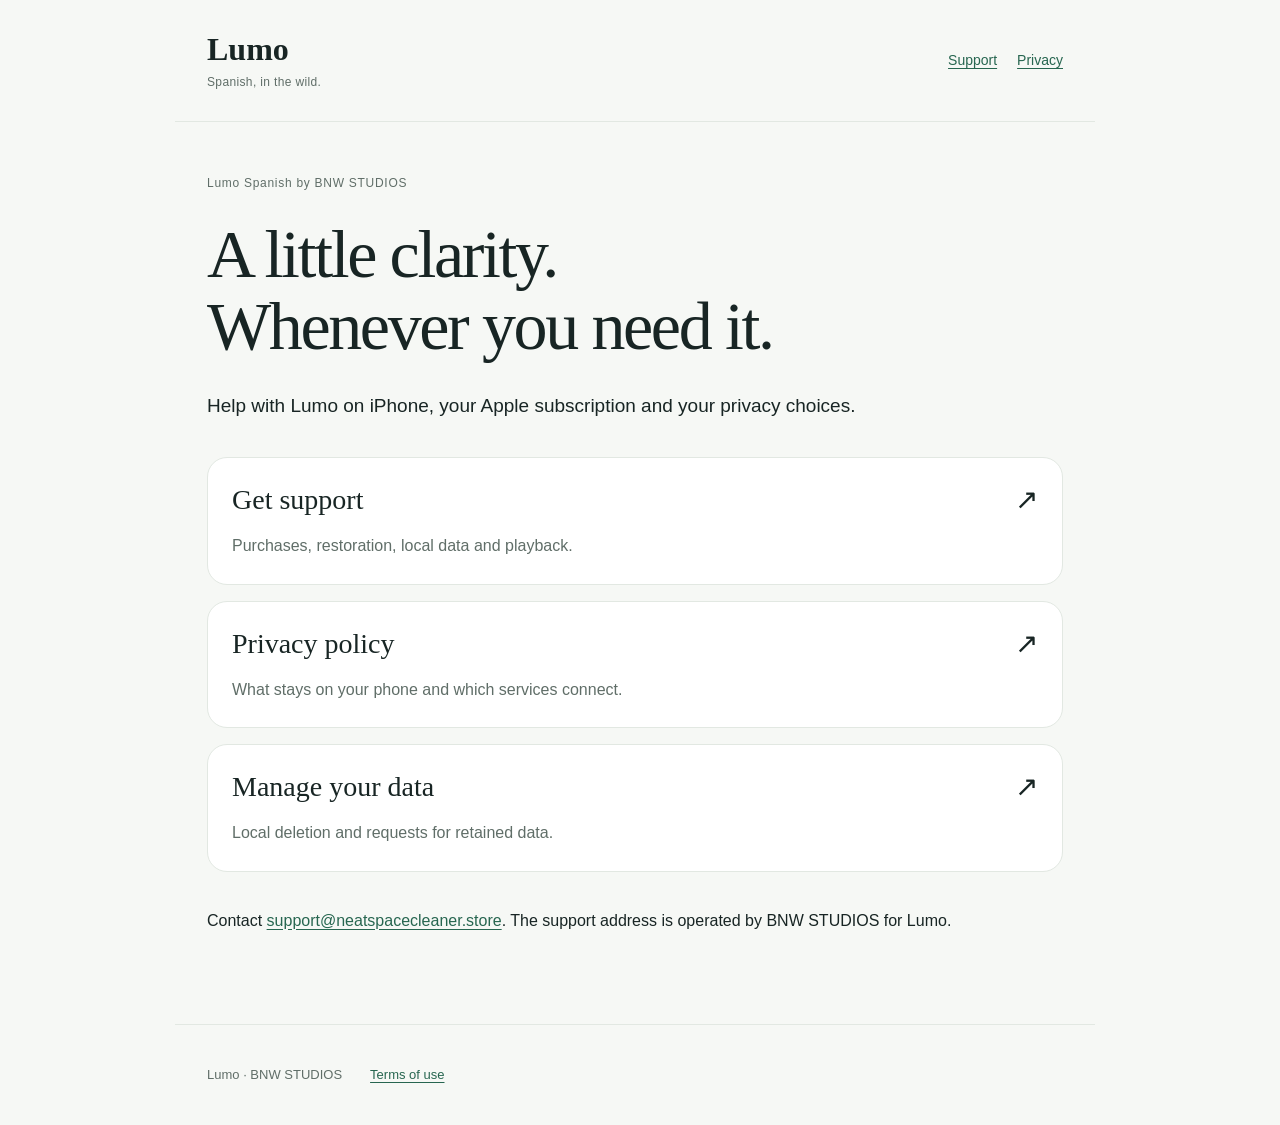
<file: index.html>
<!doctype html>
<html lang="en">
  <head>
    <meta charset="utf-8" />
    <meta name="viewport" content="width=device-width, initial-scale=1" />
    <meta
      name="description"
      content="Privacy, subscription help and support for Lumo Spanish by BNW STUDIOS."
    />
    <title>Lumo Spanish · Support and privacy</title>
    <link rel="stylesheet" href="style.css" />
  </head>
  <body>
    <a class="skip" href="#main">Skip to content</a>
    <header>
      <a class="brand" href="index.html">Lumo<span>Spanish, in the wild.</span></a>
      <nav aria-label="Main">
        <a href="support.html">Support</a><a href="privacy.html">Privacy</a>
      </nav>
    </header>
    <main id="main">
      <p class="eyebrow">Lumo Spanish by BNW STUDIOS</p>
      <h1>A little clarity.<br />Whenever you need it.</h1>
      <p class="lead">
        Help with Lumo on iPhone, your Apple subscription and your privacy choices.
      </p>
      <div class="links">
        <a href="support.html"
          ><h2>Get support <span aria-hidden="true">↗</span></h2>
          <p>Purchases, restoration, local data and playback.</p></a
        ><a href="privacy.html"
          ><h2>Privacy policy <span aria-hidden="true">↗</span></h2>
          <p>What stays on your phone and which services connect.</p></a
        ><a href="data-requests.html"
          ><h2>Manage your data <span aria-hidden="true">↗</span></h2>
          <p>Local deletion and requests for retained data.</p></a
        >
      </div>
      <p>
        Contact <a href="mailto:support@neatspacecleaner.store">support@neatspacecleaner.store</a>.
        The support address is operated by BNW STUDIOS for Lumo.
      </p>
    </main>
    <footer>
      <span>Lumo · BNW STUDIOS</span
      ><a href="https://www.apple.com/legal/internet-services/itunes/dev/stdeula/">Terms of use</a>
    </footer>
  </body>
</html>
</file>
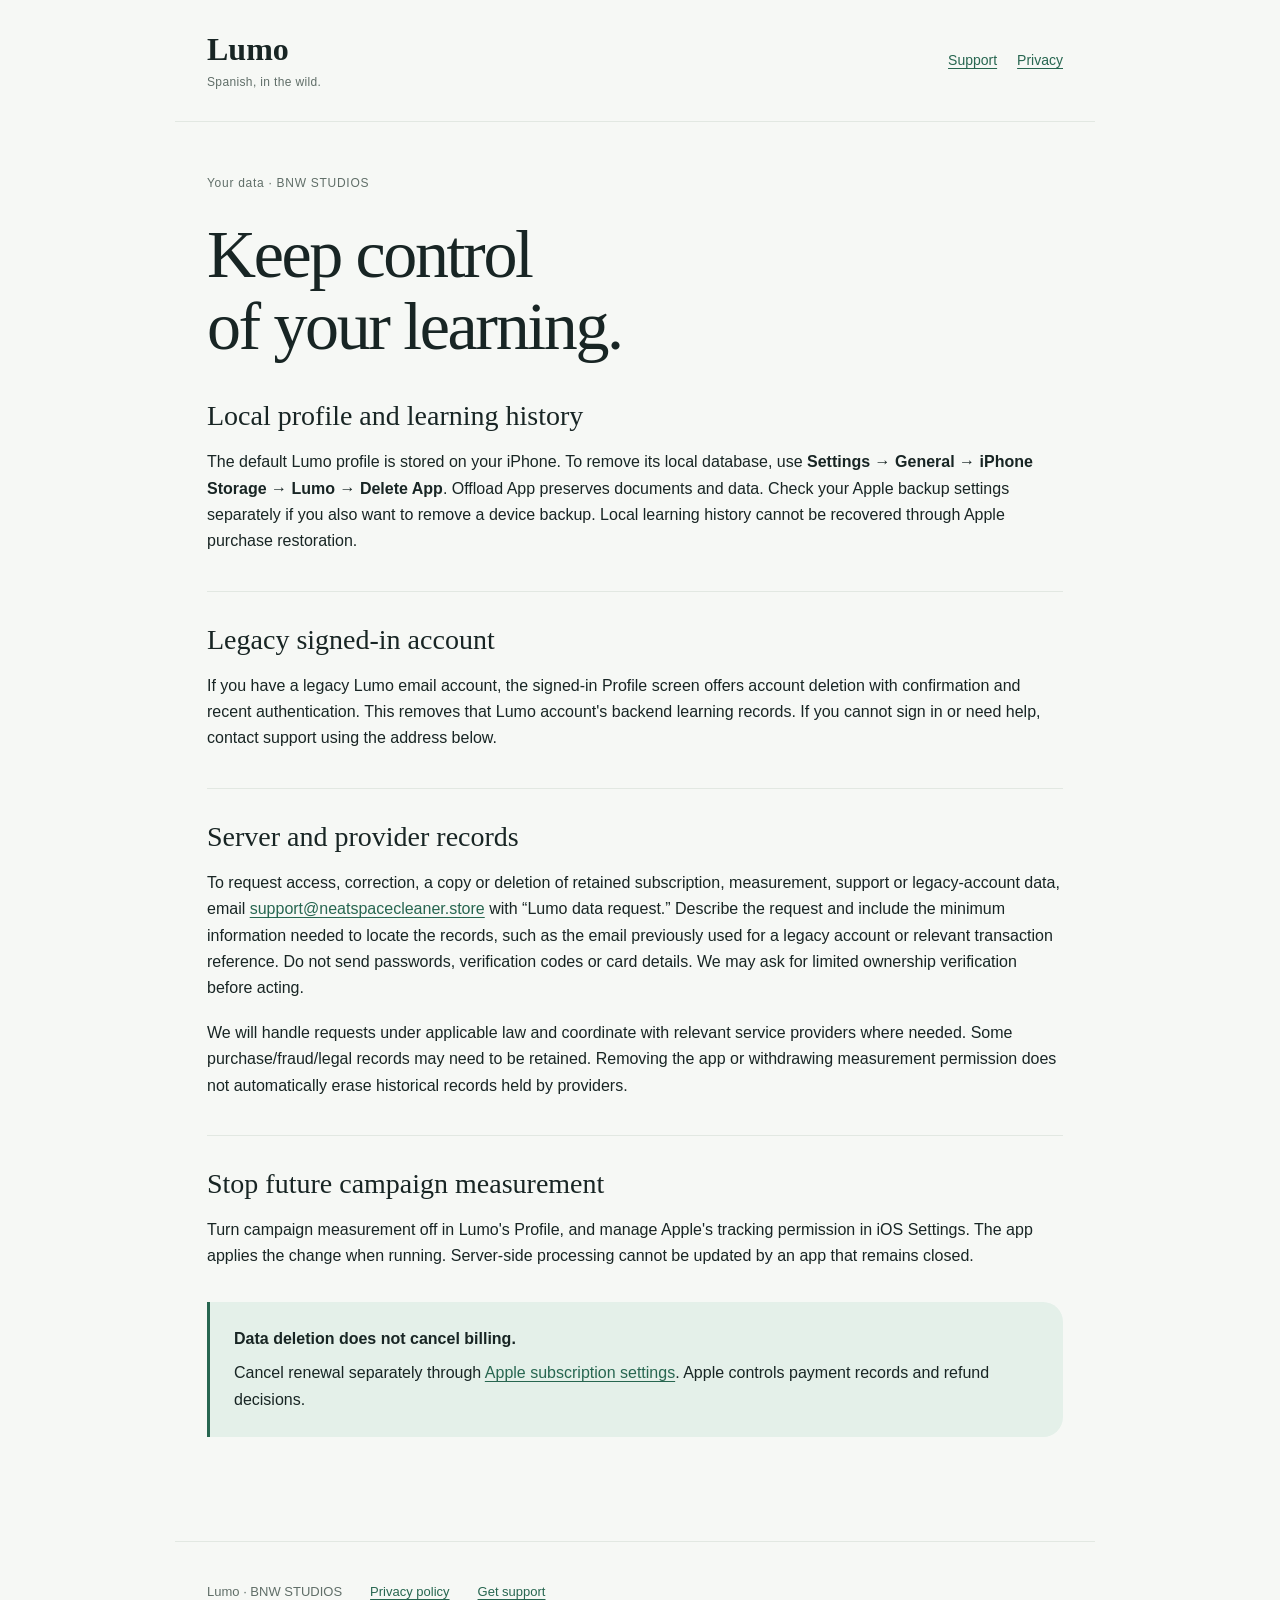
<file: data-requests.html>
<!doctype html>
<html lang="en">
  <head>
    <meta charset="utf-8" />
    <meta name="viewport" content="width=device-width, initial-scale=1" />
    <meta
      name="description"
      content="Delete local Lumo data or request help with retained account, purchase and measurement data."
    />
    <title>Manage your data · Lumo Spanish</title>
    <link rel="stylesheet" href="style.css" />
  </head>
  <body>
    <a class="skip" href="#main">Skip to content</a>
    <header>
      <a class="brand" href="index.html">Lumo<span>Spanish, in the wild.</span></a>
      <nav aria-label="Main">
        <a href="support.html">Support</a><a href="privacy.html">Privacy</a>
      </nav>
    </header>
    <main id="main">
      <p class="eyebrow">Your data · BNW STUDIOS</p>
      <h1>Keep control<br />of your learning.</h1>
      <section>
        <h2>Local profile and learning history</h2>
        <p>
          The default Lumo profile is stored on your iPhone. To remove its local database, use
          <strong>Settings → General → iPhone Storage → Lumo → Delete App</strong>. Offload App
          preserves documents and data. Check your Apple backup settings separately if you also want
          to remove a device backup. Local learning history cannot be recovered through Apple
          purchase restoration.
        </p>
      </section>
      <section>
        <h2>Legacy signed-in account</h2>
        <p>
          If you have a legacy Lumo email account, the signed-in Profile screen offers account
          deletion with confirmation and recent authentication. This removes that Lumo account's
          backend learning records. If you cannot sign in or need help, contact support using the
          address below.
        </p>
      </section>
      <section>
        <h2>Server and provider records</h2>
        <p>
          To request access, correction, a copy or deletion of retained subscription, measurement,
          support or legacy-account data, email
          <a href="mailto:support@neatspacecleaner.store?subject=Lumo%20data%20request"
            >support@neatspacecleaner.store</a
          >
          with “Lumo data request.” Describe the request and include the minimum information needed
          to locate the records, such as the email previously used for a legacy account or relevant
          transaction reference. Do not send passwords, verification codes or card details. We may
          ask for limited ownership verification before acting.
        </p>
        <p>
          We will handle requests under applicable law and coordinate with relevant service
          providers where needed. Some purchase/fraud/legal records may need to be retained.
          Removing the app or withdrawing measurement permission does not automatically erase
          historical records held by providers.
        </p>
      </section>
      <section>
        <h2>Stop future campaign measurement</h2>
        <p>
          Turn campaign measurement off in Lumo's Profile, and manage Apple's tracking permission in
          iOS Settings. The app applies the change when running. Server-side processing cannot be
          updated by an app that remains closed.
        </p>
      </section>
      <aside>
        <strong>Data deletion does not cancel billing.</strong>
        <p>
          Cancel renewal separately through
          <a href="https://apps.apple.com/account/subscriptions">Apple subscription settings</a>.
          Apple controls payment records and refund decisions.
        </p>
      </aside>
    </main>
    <footer>
      <span>Lumo · BNW STUDIOS</span><a href="privacy.html">Privacy policy</a
      ><a href="support.html">Get support</a>
    </footer>
  </body>
</html>
</file>
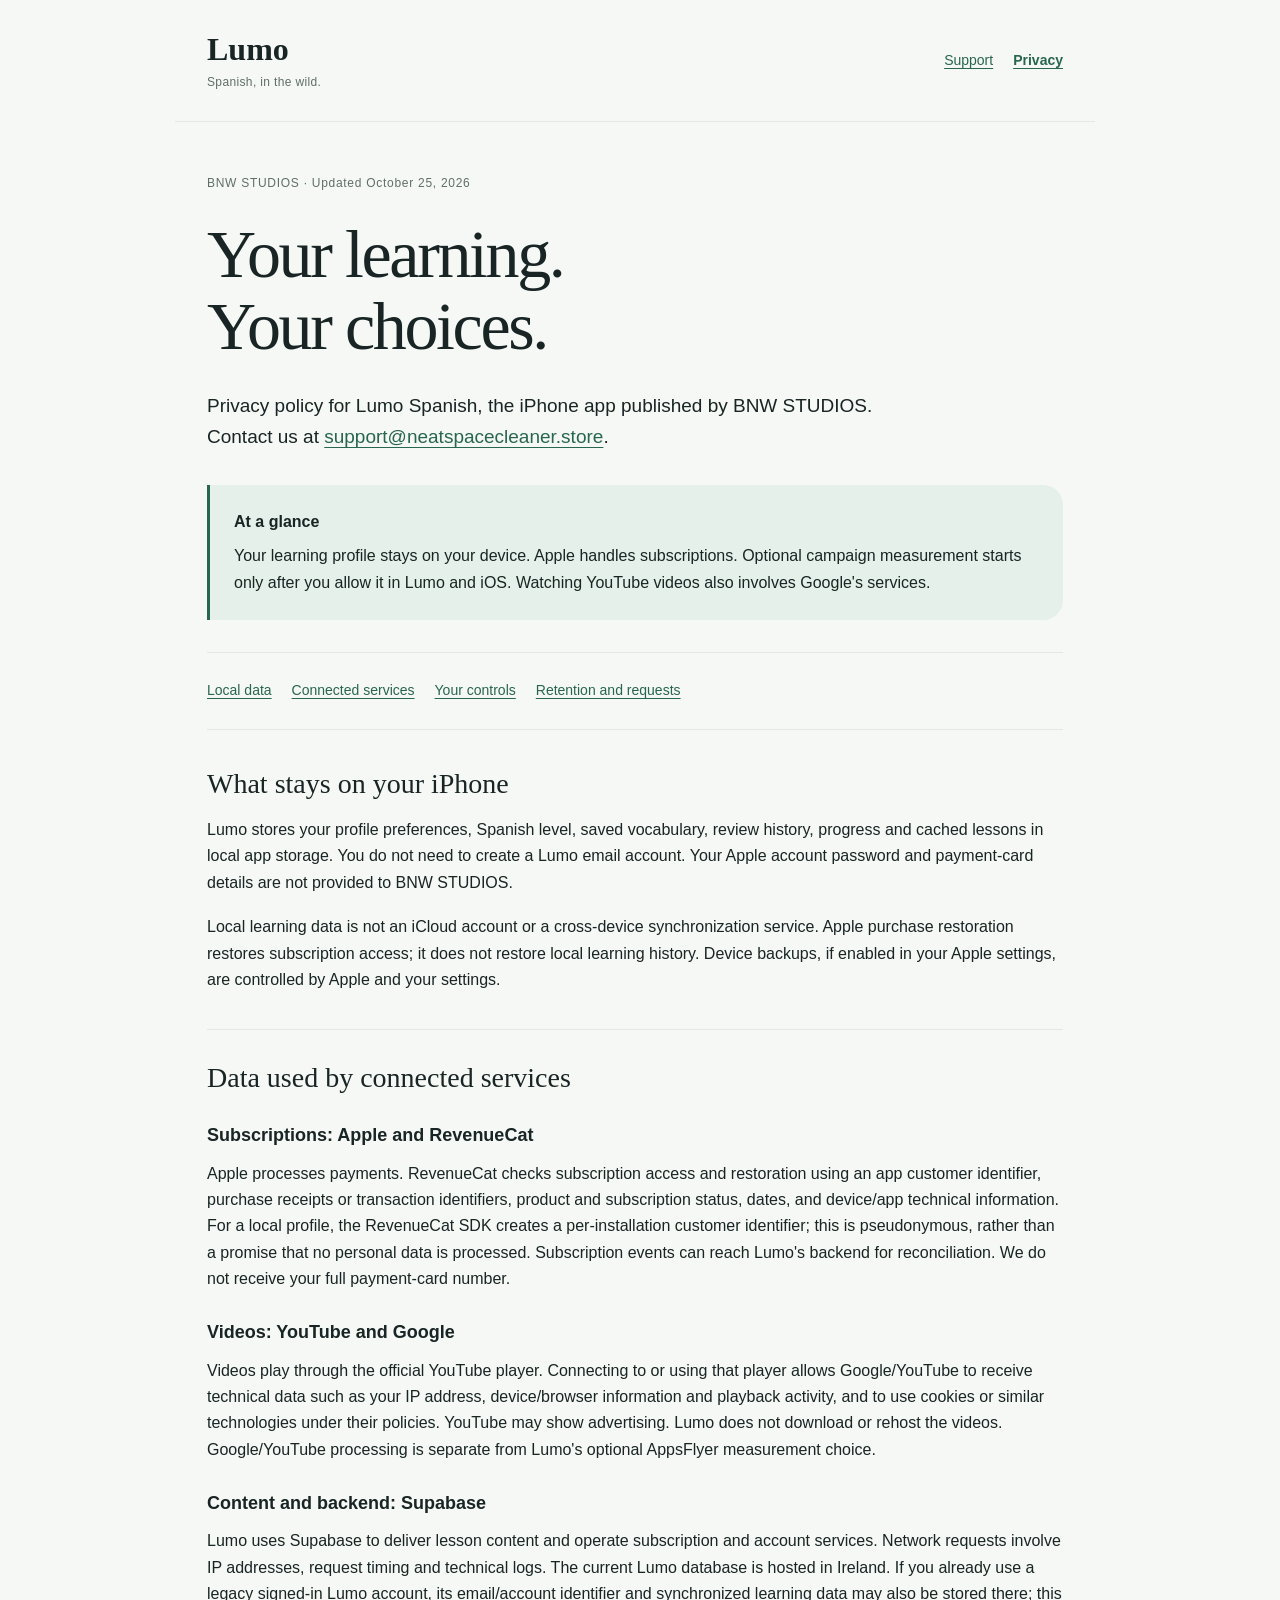
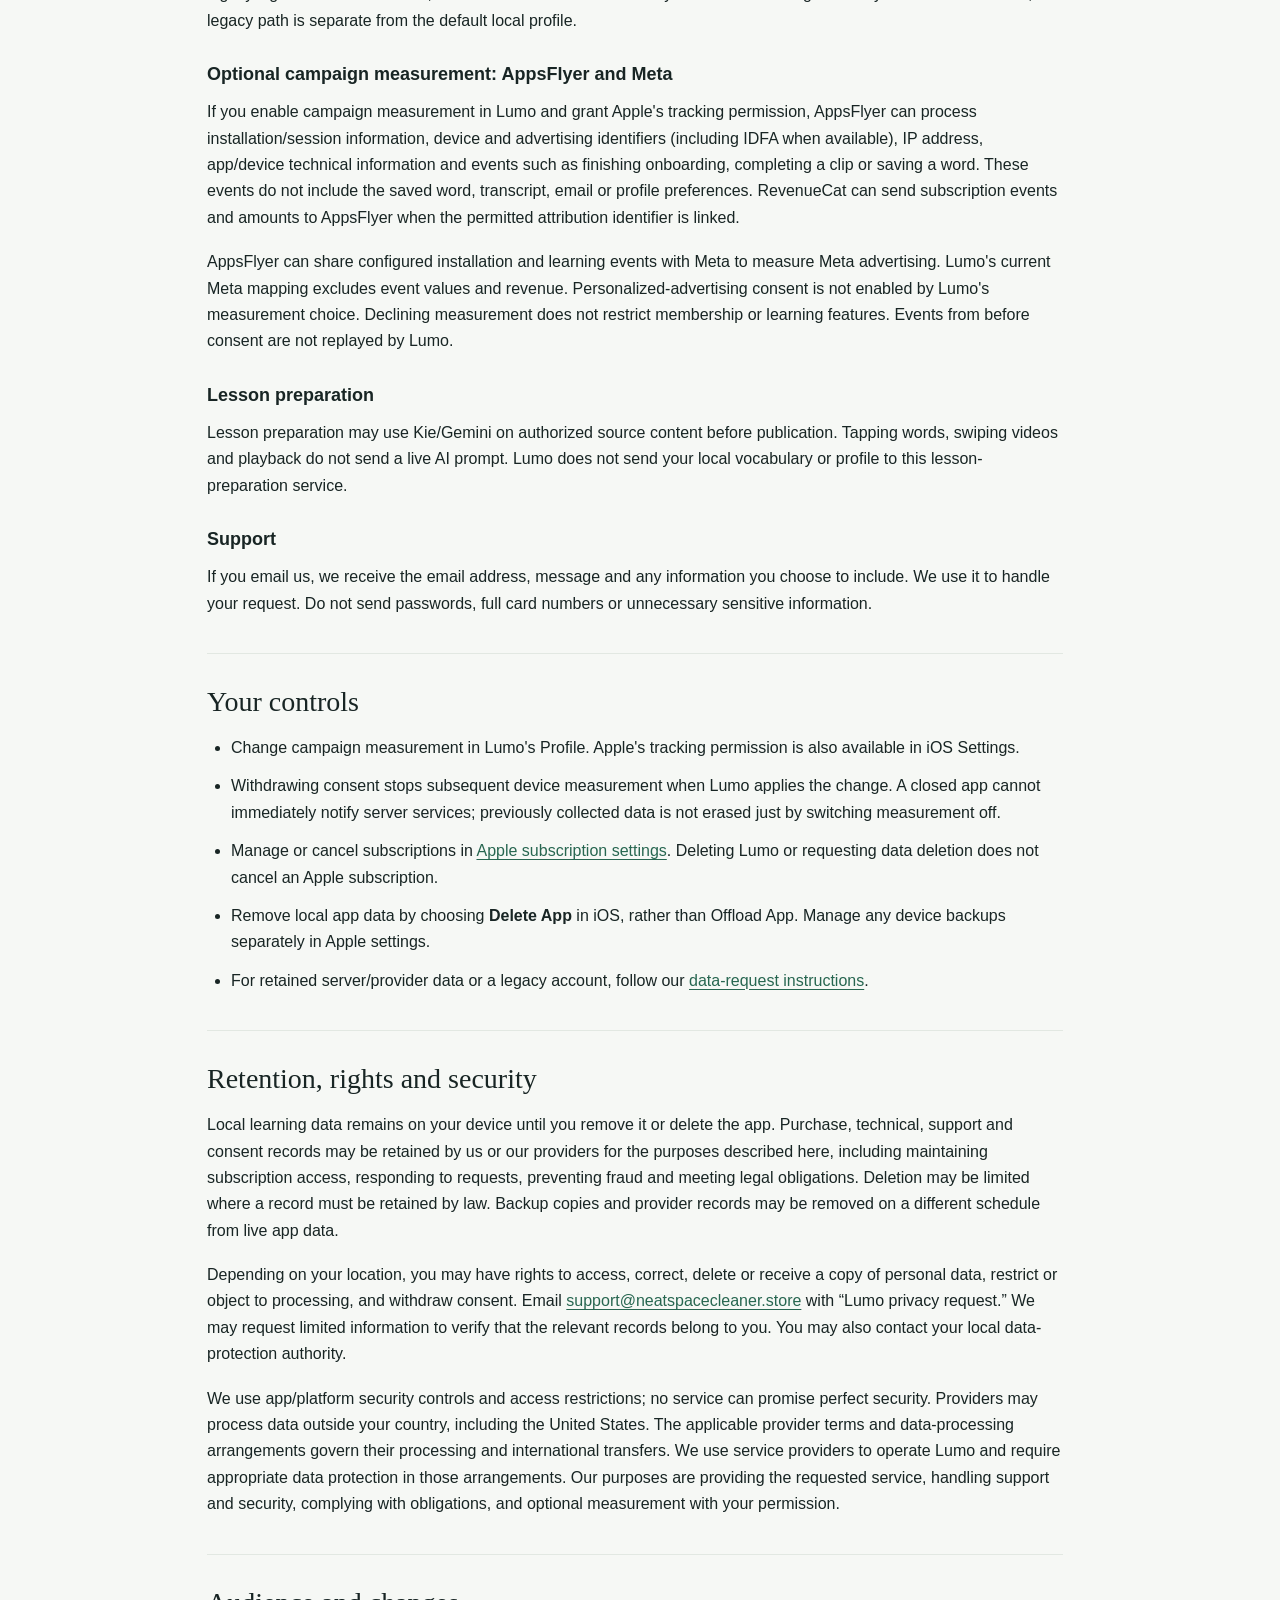
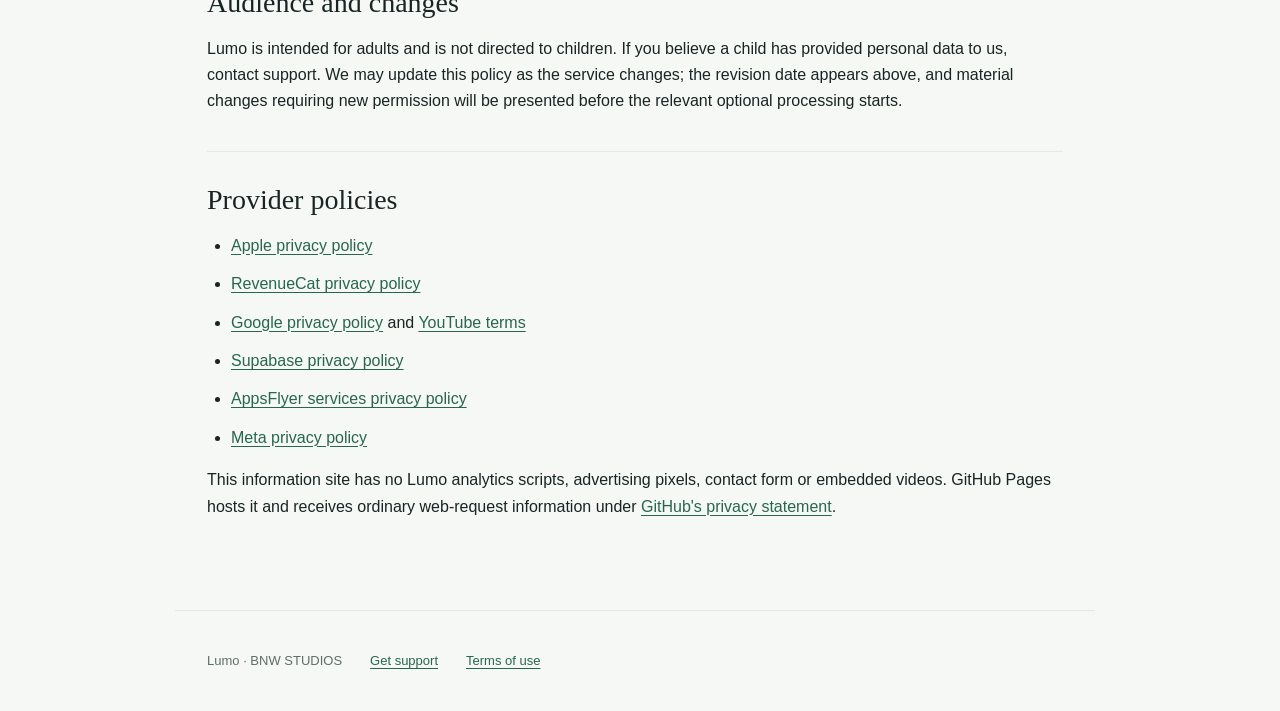
<file: privacy.html>
<!doctype html>
<html lang="en">
  <head>
    <meta charset="utf-8" />
    <meta name="viewport" content="width=device-width, initial-scale=1" />
    <meta
      name="description"
      content="How Lumo Spanish by BNW STUDIOS handles local learning data, subscriptions and optional campaign measurement."
    />
    <title>Privacy policy · Lumo Spanish</title>
    <link rel="stylesheet" href="style.css" />
  </head>
  <body>
    <a class="skip" href="#main">Skip to content</a>
    <header>
      <a class="brand" href="index.html">Lumo<span>Spanish, in the wild.</span></a>
      <nav aria-label="Main">
        <a href="support.html">Support</a><a href="privacy.html" aria-current="page">Privacy</a>
      </nav>
    </header>
    <main id="main">
      <p class="eyebrow">BNW STUDIOS · Updated October 25, 2026</p>
      <h1>Your learning.<br />Your choices.</h1>
      <p class="lead">
        Privacy policy for Lumo Spanish, the iPhone app published by BNW STUDIOS. Contact us at
        <a href="mailto:support@neatspacecleaner.store">support@neatspacecleaner.store</a>.
      </p>
      <aside aria-label="At a glance">
        <strong>At a glance</strong>
        <p>
          Your learning profile stays on your device. Apple handles subscriptions. Optional campaign
          measurement starts only after you allow it in Lumo and iOS. Watching YouTube videos also
          involves Google's services.
        </p>
      </aside>
      <nav class="contents" aria-label="Policy sections">
        <a href="#local">Local data</a><a href="#services">Connected services</a
        ><a href="#choices">Your controls</a><a href="#retention">Retention and requests</a>
      </nav>
      <section id="local">
        <h2>What stays on your iPhone</h2>
        <p>
          Lumo stores your profile preferences, Spanish level, saved vocabulary, review history,
          progress and cached lessons in local app storage. You do not need to create a Lumo email
          account. Your Apple account password and payment-card details are not provided to BNW
          STUDIOS.
        </p>
        <p>
          Local learning data is not an iCloud account or a cross-device synchronization service.
          Apple purchase restoration restores subscription access; it does not restore local
          learning history. Device backups, if enabled in your Apple settings, are controlled by
          Apple and your settings.
        </p>
      </section>
      <section id="services">
        <h2>Data used by connected services</h2>
        <h3>Subscriptions: Apple and RevenueCat</h3>
        <p>
          Apple processes payments. RevenueCat checks subscription access and restoration using an
          app customer identifier, purchase receipts or transaction identifiers, product and
          subscription status, dates, and device/app technical information. For a local profile, the
          RevenueCat SDK creates a per-installation customer identifier; this is pseudonymous,
          rather than a promise that no personal data is processed. Subscription events can reach
          Lumo's backend for reconciliation. We do not receive your full payment-card number.
        </p>
        <h3>Videos: YouTube and Google</h3>
        <p>
          Videos play through the official YouTube player. Connecting to or using that player allows
          Google/YouTube to receive technical data such as your IP address, device/browser
          information and playback activity, and to use cookies or similar technologies under their
          policies. YouTube may show advertising. Lumo does not download or rehost the videos.
          Google/YouTube processing is separate from Lumo's optional AppsFlyer measurement choice.
        </p>
        <h3>Content and backend: Supabase</h3>
        <p>
          Lumo uses Supabase to deliver lesson content and operate subscription and account
          services. Network requests involve IP addresses, request timing and technical logs. The
          current Lumo database is hosted in Ireland. If you already use a legacy signed-in Lumo
          account, its email/account identifier and synchronized learning data may also be stored
          there; this legacy path is separate from the default local profile.
        </p>
        <h3>Optional campaign measurement: AppsFlyer and Meta</h3>
        <p>
          If you enable campaign measurement in Lumo and grant Apple's tracking permission,
          AppsFlyer can process installation/session information, device and advertising identifiers
          (including IDFA when available), IP address, app/device technical information and events
          such as finishing onboarding, completing a clip or saving a word. These events do not
          include the saved word, transcript, email or profile preferences. RevenueCat can send
          subscription events and amounts to AppsFlyer when the permitted attribution identifier is
          linked.
        </p>
        <p>
          AppsFlyer can share configured installation and learning events with Meta to measure Meta
          advertising. Lumo's current Meta mapping excludes event values and revenue.
          Personalized-advertising consent is not enabled by Lumo's measurement choice. Declining
          measurement does not restrict membership or learning features. Events from before consent
          are not replayed by Lumo.
        </p>
        <h3>Lesson preparation</h3>
        <p>
          Lesson preparation may use Kie/Gemini on authorized source content before publication.
          Tapping words, swiping videos and playback do not send a live AI prompt. Lumo does not
          send your local vocabulary or profile to this lesson-preparation service.
        </p>
        <h3>Support</h3>
        <p>
          If you email us, we receive the email address, message and any information you choose to
          include. We use it to handle your request. Do not send passwords, full card numbers or
          unnecessary sensitive information.
        </p>
      </section>
      <section id="choices">
        <h2>Your controls</h2>
        <ul>
          <li>
            Change campaign measurement in Lumo's Profile. Apple's tracking permission is also
            available in iOS Settings.
          </li>
          <li>
            Withdrawing consent stops subsequent device measurement when Lumo applies the change. A
            closed app cannot immediately notify server services; previously collected data is not
            erased just by switching measurement off.
          </li>
          <li>
            Manage or cancel subscriptions in
            <a href="https://apps.apple.com/account/subscriptions">Apple subscription settings</a>.
            Deleting Lumo or requesting data deletion does not cancel an Apple subscription.
          </li>
          <li>
            Remove local app data by choosing <strong>Delete App</strong> in iOS, rather than
            Offload App. Manage any device backups separately in Apple settings.
          </li>
          <li>
            For retained server/provider data or a legacy account, follow our
            <a href="data-requests.html">data-request instructions</a>.
          </li>
        </ul>
      </section>
      <section id="retention">
        <h2>Retention, rights and security</h2>
        <p>
          Local learning data remains on your device until you remove it or delete the app.
          Purchase, technical, support and consent records may be retained by us or our providers
          for the purposes described here, including maintaining subscription access, responding to
          requests, preventing fraud and meeting legal obligations. Deletion may be limited where a
          record must be retained by law. Backup copies and provider records may be removed on a
          different schedule from live app data.
        </p>
        <p>
          Depending on your location, you may have rights to access, correct, delete or receive a
          copy of personal data, restrict or object to processing, and withdraw consent. Email
          <a href="mailto:support@neatspacecleaner.store?subject=Lumo%20privacy%20request"
            >support@neatspacecleaner.store</a
          >
          with “Lumo privacy request.” We may request limited information to verify that the
          relevant records belong to you. You may also contact your local data-protection authority.
        </p>
        <p>
          We use app/platform security controls and access restrictions; no service can promise
          perfect security. Providers may process data outside your country, including the United
          States. The applicable provider terms and data-processing arrangements govern their
          processing and international transfers. We use service providers to operate Lumo and
          require appropriate data protection in those arrangements. Our purposes are providing the
          requested service, handling support and security, complying with obligations, and optional
          measurement with your permission.
        </p>
      </section>
      <section>
        <h2>Audience and changes</h2>
        <p>
          Lumo is intended for adults and is not directed to children. If you believe a child has
          provided personal data to us, contact support. We may update this policy as the service
          changes; the revision date appears above, and material changes requiring new permission
          will be presented before the relevant optional processing starts.
        </p>
      </section>
      <section>
        <h2>Provider policies</h2>
        <ul>
          <li><a href="https://www.apple.com/legal/privacy/">Apple privacy policy</a></li>
          <li><a href="https://www.revenuecat.com/privacy/">RevenueCat privacy policy</a></li>
          <li>
            <a href="https://policies.google.com/privacy">Google privacy policy</a> and
            <a href="https://www.youtube.com/t/terms">YouTube terms</a>
          </li>
          <li><a href="https://supabase.com/privacy">Supabase privacy policy</a></li>
          <li>
            <a href="https://www.appsflyer.com/legal/services-privacy-policy/"
              >AppsFlyer services privacy policy</a
            >
          </li>
          <li><a href="https://www.facebook.com/privacy/policy/">Meta privacy policy</a></li>
        </ul>
        <p>
          This information site has no Lumo analytics scripts, advertising pixels, contact form or
          embedded videos. GitHub Pages hosts it and receives ordinary web-request information under
          <a
            href="https://docs.github.com/en/site-policy/privacy-policies/github-general-privacy-statement"
            >GitHub's privacy statement</a
          >.
        </p>
      </section>
    </main>
    <footer>
      <span>Lumo · BNW STUDIOS</span><a href="support.html">Get support</a
      ><a href="https://www.apple.com/legal/internet-services/itunes/dev/stdeula/">Terms of use</a>
    </footer>
  </body>
</html>
</file>
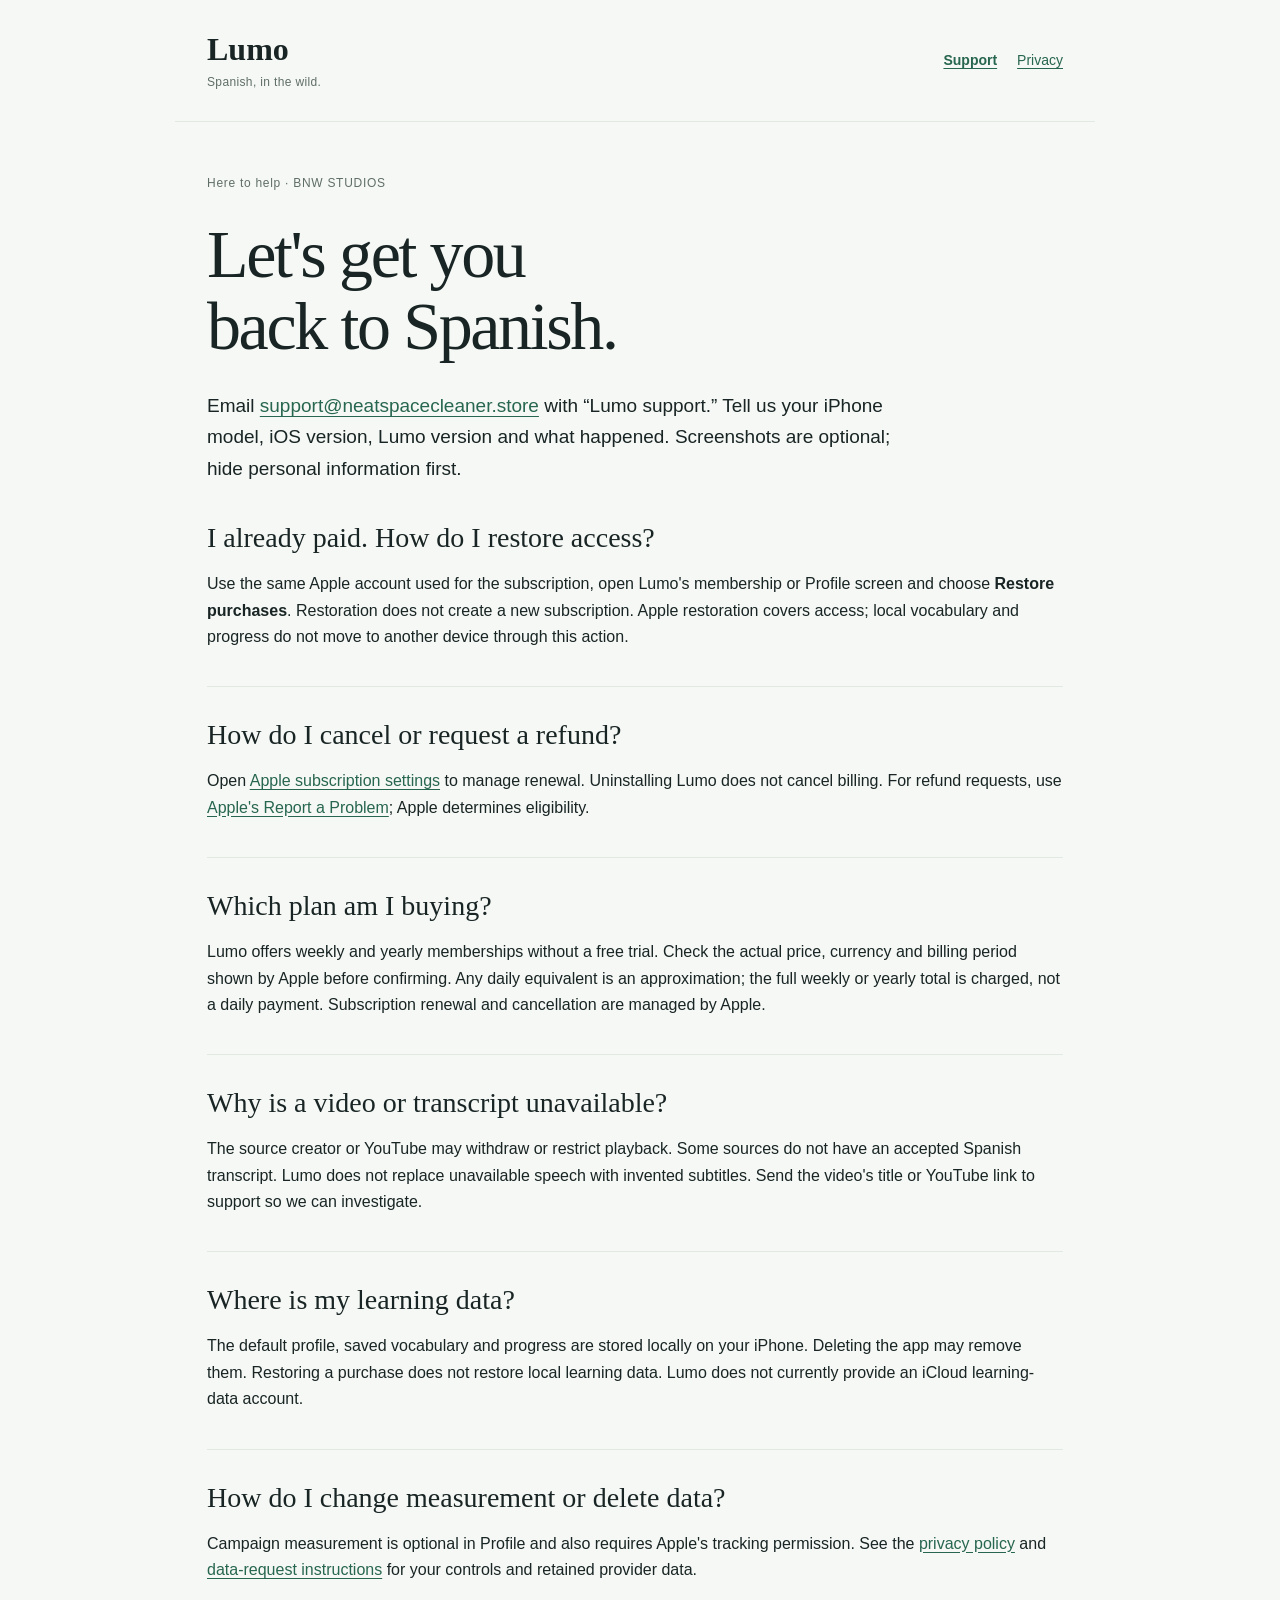
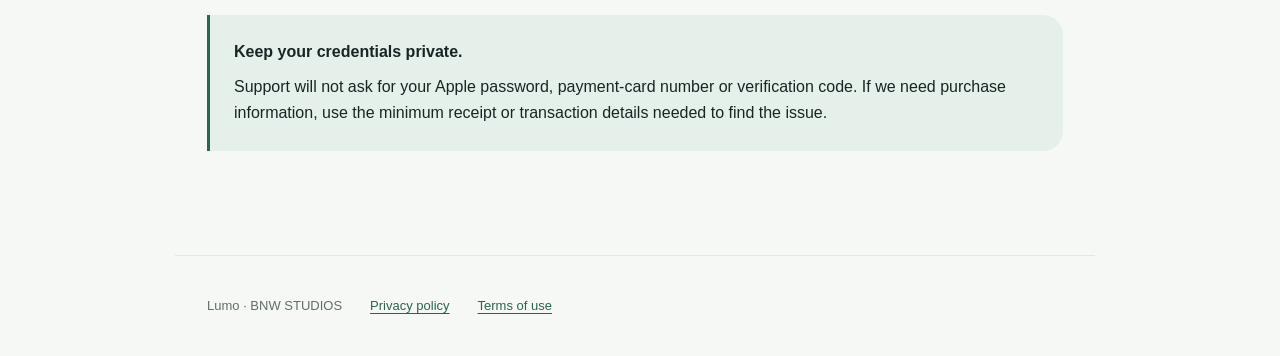
<file: support.html>
<!doctype html>
<html lang="en">
  <head>
    <meta charset="utf-8" />
    <meta name="viewport" content="width=device-width, initial-scale=1" />
    <meta name="description" content="Contact BNW STUDIOS for help with Lumo Spanish on iPhone." />
    <title>Support · Lumo Spanish</title>
    <link rel="stylesheet" href="style.css" />
  </head>
  <body>
    <a class="skip" href="#main">Skip to content</a>
    <header>
      <a class="brand" href="index.html">Lumo<span>Spanish, in the wild.</span></a>
      <nav aria-label="Main">
        <a href="support.html" aria-current="page">Support</a><a href="privacy.html">Privacy</a>
      </nav>
    </header>
    <main id="main">
      <p class="eyebrow">Here to help · BNW STUDIOS</p>
      <h1>Let's get you<br />back to Spanish.</h1>
      <p class="lead">
        Email
        <a href="mailto:support@neatspacecleaner.store?subject=Lumo%20support"
          >support@neatspacecleaner.store</a
        >
        with “Lumo support.” Tell us your iPhone model, iOS version, Lumo version and what happened.
        Screenshots are optional; hide personal information first.
      </p>
      <section>
        <h2>I already paid. How do I restore access?</h2>
        <p>
          Use the same Apple account used for the subscription, open Lumo's membership or Profile
          screen and choose <strong>Restore purchases</strong>. Restoration does not create a new
          subscription. Apple restoration covers access; local vocabulary and progress do not move
          to another device through this action.
        </p>
      </section>
      <section>
        <h2>How do I cancel or request a refund?</h2>
        <p>
          Open
          <a href="https://apps.apple.com/account/subscriptions">Apple subscription settings</a> to
          manage renewal. Uninstalling Lumo does not cancel billing. For refund requests, use
          <a href="https://reportaproblem.apple.com/">Apple's Report a Problem</a>; Apple determines
          eligibility.
        </p>
      </section>
      <section>
        <h2>Which plan am I buying?</h2>
        <p>
          Lumo offers weekly and yearly memberships without a free trial. Check the actual price,
          currency and billing period shown by Apple before confirming. Any daily equivalent is an
          approximation; the full weekly or yearly total is charged, not a daily payment.
          Subscription renewal and cancellation are managed by Apple.
        </p>
      </section>
      <section>
        <h2>Why is a video or transcript unavailable?</h2>
        <p>
          The source creator or YouTube may withdraw or restrict playback. Some sources do not have
          an accepted Spanish transcript. Lumo does not replace unavailable speech with invented
          subtitles. Send the video's title or YouTube link to support so we can investigate.
        </p>
      </section>
      <section>
        <h2>Where is my learning data?</h2>
        <p>
          The default profile, saved vocabulary and progress are stored locally on your iPhone.
          Deleting the app may remove them. Restoring a purchase does not restore local learning
          data. Lumo does not currently provide an iCloud learning-data account.
        </p>
      </section>
      <section>
        <h2>How do I change measurement or delete data?</h2>
        <p>
          Campaign measurement is optional in Profile and also requires Apple's tracking permission.
          See the <a href="privacy.html">privacy policy</a> and
          <a href="data-requests.html">data-request instructions</a> for your controls and retained
          provider data.
        </p>
      </section>
      <aside>
        <strong>Keep your credentials private.</strong>
        <p>
          Support will not ask for your Apple password, payment-card number or verification code. If
          we need purchase information, use the minimum receipt or transaction details needed to
          find the issue.
        </p>
      </aside>
    </main>
    <footer>
      <span>Lumo · BNW STUDIOS</span><a href="privacy.html">Privacy policy</a
      ><a href="https://www.apple.com/legal/internet-services/itunes/dev/stdeula/">Terms of use</a>
    </footer>
  </body>
</html>
</file>
<file: style.css>
/* Palette generated from packages/core/src/theme.ts; typography follows DESIGN.md. */
:root {
  --ink: #182524;
  --muted: #606e68;
  --paper: #f6f8f5;
  --surface: #fff;
  --brand: #276650;
  --soft: #e4f0e9;
  --line: #e2e8e2;
  --radius: 20px;
  color-scheme: light;
  scrollbar-color: var(--muted) var(--paper);
  scrollbar-width: thin;
  font-family: Arial, sans-serif;
  color: var(--ink);
  background: var(--paper);
  line-height: 1.65;
  scrollbar-gutter: stable;
}
* {
  box-sizing: border-box;
}
body {
  margin: 0;
}
a {
  color: var(--brand);
  text-underline-offset: 0.2em;
  overflow-wrap: anywhere;
}
a:hover {
  text-decoration-thickness: 2px;
}
a:focus-visible {
  outline: 3px solid var(--brand);
  outline-offset: 5px;
  border-radius: 3px;
}
header,
main,
footer {
  max-width: 920px;
  margin-inline: auto;
  padding-inline: 32px;
}
header {
  padding-block: 32px;
  display: flex;
  justify-content: space-between;
  align-items: center;
  gap: 24px;
  border-bottom: 1px solid var(--line);
}
.brand {
  font-family: Georgia, serif;
  font-size: 32px;
  font-weight: bold;
  line-height: 1.1;
  text-decoration: none;
  color: var(--ink);
}
.brand span {
  display: block;
  margin-top: 8px;
  font:
    12px Arial,
    sans-serif;
  letter-spacing: 0.03em;
  color: var(--muted);
}
nav {
  display: flex;
  gap: 20px;
  flex-wrap: wrap;
}
nav a {
  display: inline-flex;
  align-items: center;
  min-height: 44px;
  font-size: 14px;
}
nav a[aria-current] {
  font-weight: bold;
}
main {
  padding-block: 52px 72px;
}
h1,
h2,
h3,
p,
ul {
  margin-top: 0;
}
h1 {
  font:
    normal clamp(40px, 7vw, 68px)/1.06 Georgia,
    serif;
  letter-spacing: -0.035em;
  margin-bottom: 28px;
}
h2 {
  font:
    normal 28px/1.25 Georgia,
    serif;
  margin-bottom: 16px;
}
h3 {
  font-size: 18px;
  line-height: 1.4;
  margin-block: 28px 12px;
}
p,
li {
  font-size: 16px;
}
p {
  margin-bottom: 18px;
}
.eyebrow {
  font-size: 12px;
  letter-spacing: 0.06em;
  color: var(--muted);
  margin-bottom: 24px;
}
.lead {
  font-size: 19px;
  line-height: 1.65;
  max-width: 720px;
}
section {
  margin-top: 36px;
  scroll-margin-top: 24px;
}
section + section {
  padding-top: 30px;
  border-top: 1px solid var(--line);
}
aside {
  background: var(--soft);
  border-left: 3px solid var(--brand);
  padding: 24px;
  margin-block: 32px;
  border-radius: 0 var(--radius) var(--radius) 0;
}
aside p {
  margin: 8px 0 0;
}
.contents {
  padding-block: 16px;
  border-block: 1px solid var(--line);
}
li {
  margin-bottom: 12px;
}
ul {
  padding-left: 24px;
}
.links {
  display: grid;
  gap: 16px;
  margin-block: 36px;
}
.links > a {
  display: block;
  padding: 24px;
  border: 1px solid var(--line);
  border-radius: var(--radius);
  background: var(--surface);
  text-decoration: none;
}
.links h2 {
  color: var(--ink);
  display: flex;
  justify-content: space-between;
  gap: 16px;
}
.links p {
  color: var(--muted);
  margin: 0;
}
footer {
  display: flex;
  flex-wrap: wrap;
  align-items: center;
  gap: 16px 28px;
  border-top: 1px solid var(--line);
  padding-block: 28px;
  color: var(--muted);
  font-size: 13px;
}
footer a {
  min-height: 44px;
  display: inline-flex;
  align-items: center;
}
.skip {
  position: absolute;
  left: 16px;
  top: -80px;
  z-index: 1;
  padding: 12px;
  background: var(--surface);
  border: 2px solid var(--brand);
}
.skip:focus {
  top: 12px;
}
::-webkit-scrollbar {
  width: 10px;
  height: 10px;
}
::-webkit-scrollbar-track {
  background: var(--paper);
}
::-webkit-scrollbar-thumb {
  background: var(--muted);
  border: 2px solid var(--paper);
  border-radius: 8px;
}
::-webkit-scrollbar-thumb:hover {
  background: var(--brand);
}
@media (max-width: 540px) {
  header,
  main,
  footer {
    padding-inline: 22px;
  }
  header {
    padding-block: 24px;
    align-items: flex-start;
    gap: 16px;
  }
  header nav {
    gap: 12px;
  }
  main {
    padding-top: 36px;
  }
  .lead {
    font-size: 18px;
  }
  aside {
    padding: 20px;
  }
  .links > a {
    padding: 20px;
  }
}
@media (forced-colors: active) {
  :root {
    scrollbar-color: auto;
  }
  a:focus-visible {
    outline-color: Highlight;
  }
}
@media (prefers-reduced-motion: reduce) {
  * {
    scroll-behavior: auto;
  }
}
</file>
